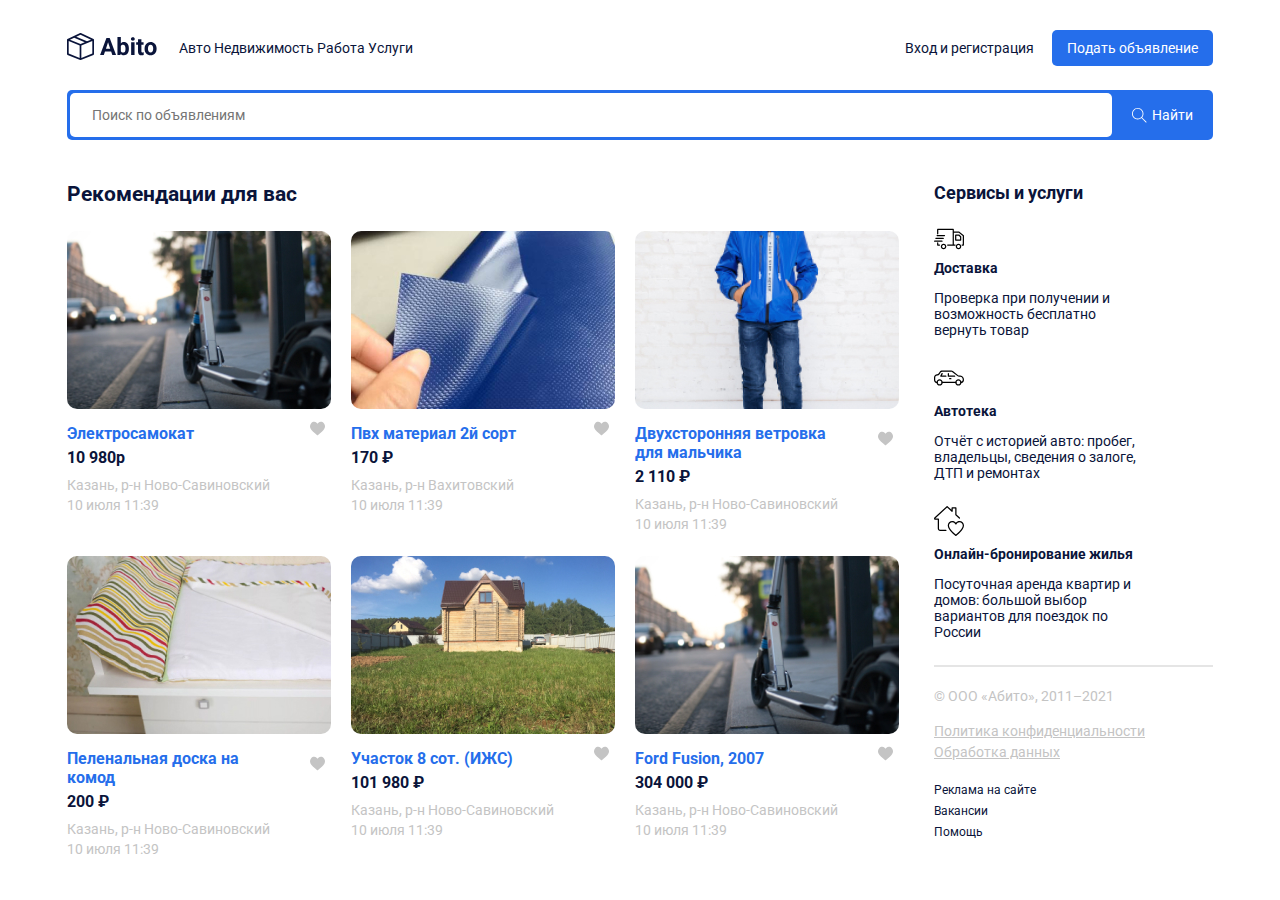
<file: index.html>
<!DOCTYPE html>
<html lang="ru">

<head>
  <meta charset="UTF-8">
  <meta http-equiv="X-UA-Compatible" content="IE=edge">
  <meta name="viewport" content="width=device-width, initial-scale=1.0">
  <link rel="preconnect" href="https://fonts.googleapis.com">
  <link rel="preconnect" href="https://fonts.gstatic.com" crossorigin>
  <link href="https://fonts.googleapis.com/css2?family=Roboto:wght@400;700&display=swap" rel="stylesheet">
  <link rel="stylesheet" href="css/normalize.css">
  <link rel="stylesheet" href="css/style.css">

  <title>Abito</title>
</head>

<body>
  <header class="header container">
    <div class="navbar">
      <a href="/index.html" class="logo">
        <img src="img/logo.svg" alt="" class="logo-image">
      </a>
      <!-- /.logo -->
      <nav class="navbar-menu">
        <ul class="menu">
          <li class="menu-item">
            <a href="" class="menu-link">Авто</a>
            <a href="" class="menu-link">Недвижимость</a>
            <a href="" class="menu-link">Работа</a>
            <a href="" class="menu-link">Услуги</a>
          </li>
        </ul>
      </nav>
      <!-- /.navbar-menu -->
      <div class="button-group">
        <a href="#" class="button button-link">Вход и регистрация</a>
        <a href="#" class="button button-primary">Подать объявление</a>
      </div>
      <!-- /.button-group -->
    </div>
    <!-- /.navbar -->
    <div class="search-panel">
      <input type="search" class="search-input" placeholder="Поиск по объявлениям">
      <button class="search-button">
        <svg class="search-icon" width="15" height="15" viewBox="0 0 15 15" fill="none"
          xmlns="http://www.w3.org/2000/svg">
          <g clip-path="url(#clip0)">
            <path
              d="M14.6506 14.0012L10.0862 9.43675C10.9465 8.43352 11.4706 7.13293 11.4706 5.71058C11.4706 2.54822 8.89765 -0.0247192 5.7353 -0.0247192C4.20353 -0.0247192 2.76265 0.571751 1.67824 1.6544C0.595589 2.73793 -0.000881376 4.17881 9.77541e-07 5.71058C9.77541e-07 8.87293 2.57294 11.4459 5.7353 11.4459C7.15765 11.4459 8.45912 10.9218 9.46235 10.0615L14.0268 14.6259L14.6506 14.0012ZM5.7353 10.5635C3.06 10.5635 0.882354 8.38675 0.882354 5.71058C0.881472 4.41352 1.38618 3.19499 2.30294 2.2791C3.21882 1.36234 4.43824 0.857634 5.7353 0.857634C8.41059 0.857634 10.5882 3.0344 10.5882 5.71058C10.5882 8.38587 8.41059 10.5635 5.7353 10.5635Z"
              fill="white" />
          </g>
          <defs>
            <clipPath id="clip0">
              <rect width="15" height="15" fill="white" />
            </clipPath>
          </defs>
        </svg>

        <span class="search-button-text">Найти</span>
      </button>
    </div>
    <!-- /.search-panel -->
  </header>
  <div class="page-content container">
    <main class="main">
      <h2 class="page-title">Рекомендации для вас</h2>
      <div class="cards">
        <div class="card">
          <A href="single.html" class="card-linK">
            <img src="img/card-image-1.jpg" alt="" class="card-image">
          </A>
          <a href="single.html" class="card-link">
            <div class="card-header">
              <h3 class="card-title">Электросамокат</h3>
              <button class="like"><img src="img/like.button.svg" alt=""></button>
            </div>
          </a>
          <strong class="card-price">10 980р</strong>
          <p class="card-text">Казань, р-н Ново-Савиновский</p>
          <p class="card-text">10 июля 11:39</p>
        </div>
        <div class="card">
          <A href="#" class="card-linK">
            <img src="img/card-image-2.jpg" alt="" class="card-image">
          </A>
          <a href="single.html" class="card-link">
            <div class="card-header">
              <h3 class="card-title">Пвх материал 2й сорт</h3>
              <button class="like"><img src="img/like.button.svg" alt=""></button>
            </div>
          </a>
          <strong class="card-price"> 170 ₽</strong>
          <p class="card-text">Казань, р-н Вахитовский</p>
          <p class="card-text">10 июля 11:39</p>
        </div>
        <div class="card">
          <A href="single.html" class="card-linK">
            <img src="img/card-image-3.jpg" alt="" class="card-image">
          </A>
          <a href="single.html" class="card-link">
            <div class="card-header">
              <h3 class="card-title">Двухсторонняя ветровка для мальчика</h3>
              <button class="like"><img src="img/like.button.svg" alt=""></button>
            </div>
          </a>
          <strong class="card-price">2 110 ₽</strong>
          <p class="card-text">Казань, р-н Ново-Савиновский</p>
          <p class="card-text">10 июля 11:39</p>
        </div>
        <div class="card">
          <A href="single.html" class="card-linK">
            <img src="img/card-image-4.jpg" alt="" class="card-image">
          </A>
          <a href="single.html" class="card-link">
            <div class="card-header">
              <h3 class="card-title">Пеленальная доска на комод</h3>
              <button class="like"><img src="img/like.button.svg" alt=""></button>
            </div>
          </a>
          <strong class="card-price">200 ₽</strong>
          <p class="card-text">Казань, р-н Ново-Савиновский</p>
          <p class="card-text">10 июля 11:39</p>
        </div>
        <div class="card">
          <A href="single.html" class="card-linK">
            <img src="img/card-image-5.jpg" alt="" class="card-image">
          </A>
          <a href="single.html" class="card-link">
            <div class="card-header">
              <h3 class="card-title">Участок 8 сот. (ИЖС)</h3>
              <button class="like"><img src="img/like.button.svg" alt=""></button>
            </div>
          </a>
          <strong class="card-price"> 101 980 ₽</strong>
          <p class="card-text">Казань, р-н Ново-Савиновский</p>
          <p class="card-text">10 июля 11:39</p>
        </div>
        <div class="card">
          <A href="#" class="card-linK">
            <img src="img/card-image-1.jpg" alt="" class="card-image">
          </A>
          <a href="#" class="card-link">
            <div class="card-header">
              <h3 class="card-title">Ford Fusion, 2007</h3>
              <button class="like"><img src="img/like.button.svg" alt=""></button>
            </div>
          </a>
          <strong class="card-price">304 000 ₽</strong>
          <p class="card-text">Казань, р-н Ново-Савиновский</p>
          <p class="card-text">10 июля 11:39</p>
        </div>

      </div>

    </main>
    <aside class="sidebar">
      <h4 class="page-title">Сервисы и услуги</h4>
      <div class="service">
        <img src="img/service-1.svg" alt="" class="service-icon">
        <h5 class="service-title">Доставка</h5>
        <p class="service-text">Проверка при получении и возможность бесплатно вернуть товар</p>
      </div>
      <div class="service">
        <img src="img/service-2.svg" alt="" class="service-icon">
        <h5 class="service-title">Автотека</h5>
        <p class="service-text">Отчёт с историей авто: пробег, владельцы, сведения о залоге, ДТП и ремонтах</p>
      </div>
      <div class="service">
        <img src="img/service-3.svg" alt="" class="service-icon">
        <h5 class="service-title">Онлайн-бронирование жилья</h5>
        <p class="service-text">Посуточная аренда квартир и домов: большой выбор вариантов для поездок по России</p>
      </div>
      <hr color="E5E5E5" />
      <footer class="footer">
        <p class="footer-text">© ООО «Абито», 2011–2021</p>
        <ul class="footer-menu">
          <li class="footer-menu-item">
            <a href="" class="footer-text">Политика конфиденциальности</a>
          </li>
          <li class="footer-menu-item">
            <a href="" class="footer-text">Обработка данных</a>
          </li>
        </ul>
        <ul class="footer-menu">
          <li class="footer-menu-item">
            <a href="" class="footer-link">Реклама на сайте</a>
          </li>
          <li class="footer-menu-item">
            <a href="" class="footer-link">Вакансии</a>
          </li>
          <li class="footer-menu-item">
            <a href="" class="footer-link">Помощь</a>
          </li>
        </ul>
      </footer>
    </aside>
  </div>
</body>

</html>
</file>
<file: css/style.css>
* {
  box-sizing: border-box;
}
body {
  font-family: 'Roboto', sans-serif;
  font-size: 14px;
  color:#0A143A;
}

.container {
max-width: 1146px;
  margin: auto;
}
.header {
  
  padding-top: 30px;
  padding-bottom: 30px;
  margin-bottom: 12px;
}
.navbar {
  display: flex;
  align-items: center;
  justify-content: space-between;
  margin-bottom: 24px;
}
.navbar-menu {
  margin-right: auto;
}

.menu {
  list-style: none;
margin: 0;
padding-left: 22px;
padding-right: 22px;
display: flex;
}
.menu-item:not(:last-child) {
  margin-right: 14px;
}

.menu-link {
  text-decoration: none;
  color:inherit;
}
.button {
  text-decoration: none;
  display: inline-block;
  padding: 10px 15px;
  cursor: pointer;
}

.button-link {
  color:inherit;
}

.button-primary {
  background: #256EEB;
  border-radius: 5px;
  color:white;
}

.search-panel {
  height: 50px;
  
  background: #256EEB;
  border-radius: 5px;
  display: flex;
  padding: 3px;
}

.search-input {
  flex-grow: 1;
  border-radius:5px;
  background:#ffff;
  border:none;
  padding-left: 22px;
  padding-right: 22px;
}

.search-button {
  background: #256EEB;
  border:none;
  color:white;
  padding-left: 20px;
  padding-right: 17px;
  display: flex;
  align-items: center;

}

.search-button-text {
  margin-left: 5px;
}

.page-content {
  display: grid;
  grid-template-columns: 9fr 3fr;
grid-column-gap: 30px;
}
.cards{
  display: flex;
  flex-wrap: wrap;
  justify-content: start;
}
.card {
  margin-bottom: 20px;
  max-width: 264px;
}
.card:not(:nth-child(3n)){
  margin-right: 20px;

}

.card-title {

  color: #256EEB;
  font-size: 16px;
  line-height: 19px;
  margin-top: 12px;
  margin-bottom: 5px;
}

.card-header {
  display: flex;
  align-items: center;
  justify-content: space-between;
}

.like {
  background-color: #ffff;
  border:none;
  cursor:pointer;
  margin-left: 15px;
}

.card-image {
  border-radius:10px;
  width: 264px;
  height: 178px;
  object-fit:cover;
}

.card-link {
  text-decoration: none;
}
.card-price {
  display: block;
  font-size: 16px;
  line-height: 19px;
  margin-bottom: 10px;
}


.card-text{
  font-size: 14px;
  line-height: 16px;
margin-bottom: 4px;
margin-top: 0;
  color: #C4C4C4;
}
.sidebar .page-title {
  font-size: 18px;
  line-height: 21px;
  font-weight: bold;
color: #0A143A;
}

.service {
  margin-bottom: 25px;
}

.service-title {
  margin-top: 7px;
  margin-bottom: 5px;
  color: #0A143A;
  font-size: 14px;
  line-height: 16px;
  font-weight: bold;
}

.service-text {
  color: #0A143A;
  font-size: 14px;
  line-height: 16px;
  max-width: 217px;
}
.footer-menu {
  list-style: none;
  padding: 0;
  margin-bottom: 16px;
}

.footer-text {
  display: inline-block;
font-size: 14px;
line-height: 16px;
color: #C4C4C4;
margin-bottom: 5px;
}

.footer-link {
  text-decoration: none;
  font-size: 12px;
  line-height: 14px;
color: inherit;
display: inline-block;
margin-bottom: 5px;
}
.main-single {
  display: flex;
  align-items: flex-start;
}
.content {
  max-width: 460px;
  margin-right: 30px;
}
  .content-text {
        color: #0A143A;
        font-size: 14px;
        line-height: 140%;
      }


.swiper-container {
        width: 100%;
        height: 357px;
        margin-left: auto;
        margin-right: auto;
      }

      .swiper-slide {
        background-size: cover;
        background-position: center;
        
      }

      .mySwiper2 {
        height: 80%;
        width: 100%;
        border-radius: 10px;
      }

      .mySwiper {
        height: 20%;
        box-sizing: border-box;
        padding: 10px 0;
        
      }

      .mySwiper .swiper-slide {
        width: 25%;
        height: 100%;
        opacity: 0.4;
         border-radius: 10px;
      }

      .mySwiper .swiper-slide-thumb-active {
        opacity: 1;
      }

      .swiper-slide img {
        display: block;
        width: 100%;
        height: 100%;
        object-fit: cover;
           border-radius: 3px;
      }
.author {
       min-width: 264px;
}
    .author-wrapper {
      display: flex;
      align-items: center;
      justify-content: space-between;
 
      margin-top: 25px;
      margin-bottom: 30px;
    }
    .single-price {
          font-size: 24px;
  line-height: 28px;
   margin-top: 0;
  margin-bottom: 25px;
  display: block;
    }
.author-avatar {
  width: 50px;
  height: 50px;
  border-radius: 50%;
  object-fit: cover;
}
.author-name {
  color: #0A143A;
  font-weight: bold;
    font-size: 14px;
  line-height: 16px;
  display: block;
  margin-bottom: 4px;
}
.page-title {
  margin-top: 0;
  margin-bottom: 25px;
}
.rating {
  margin-bottom: 5px;
}
.rating-counter {
   color: #0A143A;
   opacity: 0.5;
   margin-left: 10px;
}

.author-status {
  font-size: 12px;
    line-height: 14px;
}

.button-block {
  display: block;
  width: 100%;
  height: 54px;
  margin-bottom: 14px;
  border:none;
}

.button-success {
  background: #14B4BE;
  border-radius: 5px;
  color:#fff;
}
</file>
